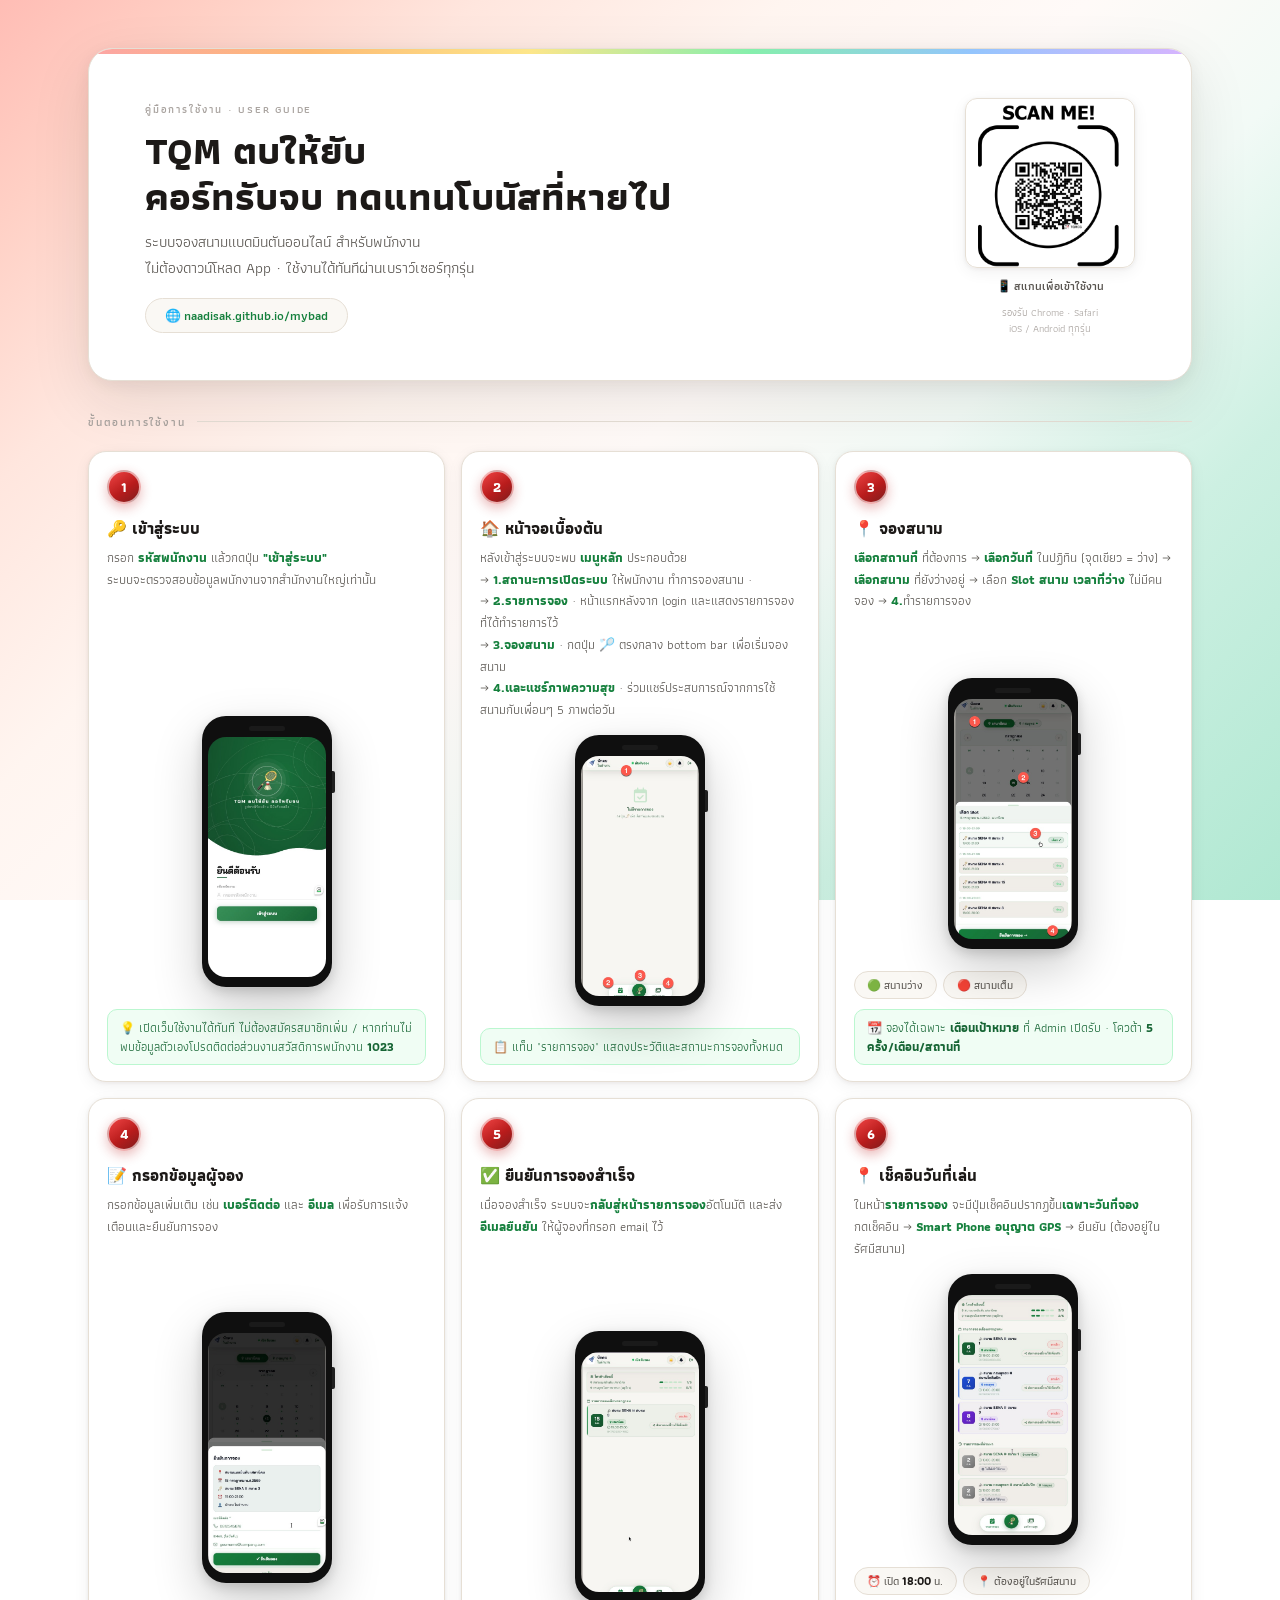
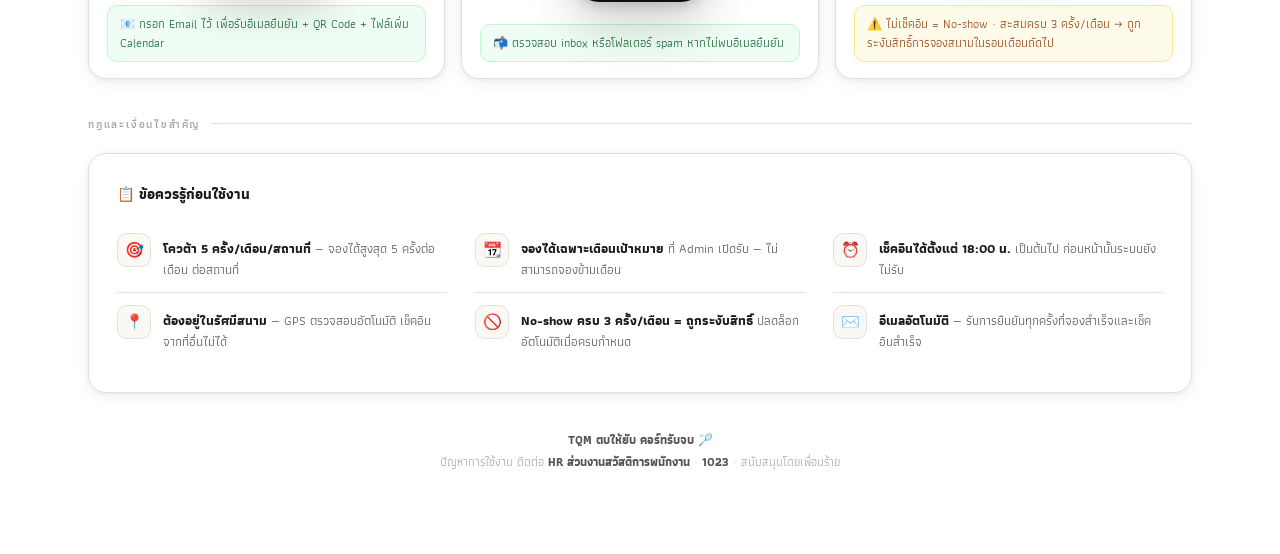
<file: user-guide.html>
<!DOCTYPE html>
<html lang="th">
<head>
<meta charset="UTF-8">
<meta name="viewport" content="width=device-width,initial-scale=1">
<title>คู่มือการใช้งาน — TQM ตบให้ยับ คอร์ทรับจบ</title>
<link rel="preconnect" href="https://fonts.googleapis.com">
<link rel="preconnect" href="https://fonts.gstatic.com" crossorigin>
<link href="https://fonts.googleapis.com/css2?family=Athiti:wght@300;400;500;600;700&display=swap" rel="stylesheet">
<style>
/* ─── Reset ───────────────────────────── */
*, *::before, *::after { box-sizing: border-box; margin: 0; padding: 0; }

/* ─── Tokens ──────────────────────────── */
:root {
  --white:  #ffffff;
  --cream:  #faf8f4;
  --border: #e6dfd5;
  --text:   #1c1917;
  --sub:    #57534e;
  --muted:  #a8a29e;
  --accent: #15803d;
  --red1:   #ef4444;
  --red2:   #b91c1c;
  --red3:   #7f1d1d;
  --sh-sm:  0 1px 4px rgba(28,25,23,.06), 0 4px 16px rgba(28,25,23,.06);
  --sh-md:  0 2px 8px rgba(28,25,23,.05), 0 8px 32px rgba(28,25,23,.08);
  --sh-lg:  0 4px 16px rgba(28,25,23,.06), 0 20px 60px rgba(28,25,23,.10);
  --r-sm:   12px;
  --r-md:   18px;
  --r-lg:   24px;
}

/* ─── Body ────────────────────────────── */
body {
  font-family: 'Athiti', sans-serif;
  min-height: 100vh;
  color: var(--text);
  -webkit-font-smoothing: antialiased;
  background:
    linear-gradient(135deg,
      #ffbdb5 0%, #ffd0c5 10%, #ffe6de 22%,
      #fff5f0 36%, #fffaf8 50%, #f2faf6 63%,
      #cdf0e2 78%, #b0e8d2 100%
    );
  background-attachment: fixed;
}

/* ─── Page Wrapper ────────────────────── */
.page {
  max-width: 1200px;
  margin: 0 auto;
  padding: clamp(20px, 4vw, 48px) clamp(16px, 4vw, 48px) 80px;
}

/* ─── Section Label ───────────────────── */
.sec-label {
  font-size: .68rem; font-weight: 600;
  color: var(--muted); letter-spacing: 1.8px; text-transform: uppercase;
  display: flex; align-items: center; gap: 12px;
  margin-bottom: 20px;
}
.sec-label::after { content: ''; flex: 1; height: 1px; background: var(--border); }

/* ════════════════════════════════════════
   HEADER — QR on the right
════════════════════════════════════════ */
.hdr {
  background: var(--white);
  border: 1px solid var(--border);
  border-radius: var(--r-lg);
  box-shadow: var(--sh-lg);
  margin-bottom: 32px;
  overflow: hidden;
  position: relative;
}
.hdr::before {
  content: '';
  display: block; height: 5px;
  background: linear-gradient(90deg,#fca5a5,#fdba74,#fde68a,#86efac,#93c5fd,#d8b4fe);
}

/* Inner: text left | QR right */
.hdr-inner {
  display: flex;
  flex-direction: column;
  align-items: center;
  text-align: center;
  gap: 24px;
  padding: clamp(24px, 4vw, 44px) clamp(20px, 5vw, 56px) clamp(24px, 4vw, 44px);
}
@media (min-width: 640px) {
  .hdr-inner {
    flex-direction: row;
    align-items: center;
    text-align: left;
    gap: 40px;
  }
}

/* Left: text block */
.hdr-text { flex: 1; }
.hdr-eyebrow {
  display: block;
  font-size: .65rem; font-weight: 600;
  letter-spacing: 1.8px; text-transform: uppercase;
  color: var(--muted); margin-bottom: 10px;
}
.hdr-title {
  font-size: clamp(1.5rem, 4vw, 2.4rem);
  font-weight: 700; color: var(--text);
  line-height: 1.2; margin-bottom: 10px;
}
.hdr-sub {
  font-size: clamp(.8rem, 2vw, .95rem);
  color: var(--sub); line-height: 1.7;
  margin-bottom: 16px;
}
.hdr-url {
  display: inline-flex; align-items: center; gap: 6px;
  background: var(--cream); border: 1px solid var(--border);
  border-radius: 30px; padding: .4rem 1.2rem;
  font-size: .8rem; font-weight: 600; color: var(--accent);
  text-decoration: none;
}

/* Right: QR block */
.hdr-qr {
  display: flex;
  flex-direction: column;
  align-items: center;
  gap: 10px;
  flex-shrink: 0;
}
.hdr-qr img {
  width: clamp(120px, 18vw, 170px);
  height: clamp(120px, 18vw, 170px);
  border-radius: var(--r-sm);
  border: 1px solid var(--border);
  object-fit: cover;
  display: block;
  box-shadow: var(--sh-sm);
}
.hdr-qr-label {
  font-size: .72rem; font-weight: 600;
  color: var(--sub); text-align: center; line-height: 1.5;
}
.hdr-qr-note {
  font-size: .64rem; color: var(--muted);
  text-align: center; line-height: 1.5;
}

/* ════════════════════════════════════════
   STEPS GRID
════════════════════════════════════════ */
.steps-grid {
  display: grid;
  gap: 16px;
  grid-template-columns: 1fr;
  margin-bottom: 36px;
}
@media (min-width: 600px) {
  .steps-grid { grid-template-columns: repeat(2, 1fr); }
}
@media (min-width: 960px) {
  .steps-grid { grid-template-columns: repeat(3, 1fr); }
}

/* ─── Step Card ───────────────────────── */
.step-card {
  background: var(--white);
  border: 1px solid var(--border);
  border-radius: var(--r-md);
  padding: 18px 18px 16px;
  box-shadow: var(--sh-sm);
  display: flex; flex-direction: column;
  position: relative;
  transition: box-shadow .2s, transform .2s;
}
.step-card:hover { box-shadow: var(--sh-md); transform: translateY(-2px); }

.step-badge {
  display: inline-flex; align-items: center; justify-content: center;
  width: 34px; height: 34px; border-radius: 50%;
  background: linear-gradient(145deg, var(--red1) 0%, var(--red2) 55%, var(--red3) 100%);
  color: #fff; font-weight: 700; font-size: .88rem;
  box-shadow: 0 4px 12px rgba(185,28,28,.3);
  border: 2.5px solid rgba(255,255,255,.6);
  flex-shrink: 0; margin-bottom: 12px;
}
.step-title {
  font-size: 1rem; font-weight: 700; color: var(--text);
  display: flex; align-items: center; gap: 7px; margin-bottom: 6px;
}
.step-body {
  font-size: .8rem; color: var(--sub); line-height: 1.7; flex: 1;
}
.step-body strong { color: var(--accent); font-weight: 700; }

/* ─── Phone Mockup ────────────────────── */
.phone-wrap {
  display: flex; justify-content: center;
  margin: 14px 0 12px;
}
.phone {
  width: clamp(130px, 30%, 155px);
  background: #0f0f0f;
  border-radius: 24px;
  padding: 7px 6px 10px;
  box-shadow:
    0 0 0 1px rgba(255,255,255,.05),
    0 20px 50px rgba(0,0,0,.2),
    0 4px 12px rgba(0,0,0,.15);
  position: relative;
}
.phone::before {
  content: '';
  position: absolute; top: 10px; left: 50%; transform: translateX(-50%);
  width: 36px; height: 5px;
  background: #1a1a1a; border-radius: 3px; z-index: 1;
}
.phone::after {
  content: '';
  position: absolute; top: 55px; right: -3px;
  width: 3px; height: 22px;
  background: #1f1f1f; border-radius: 0 2px 2px 0;
}
.phone-screen {
  border-radius: 18px;
  height: 240px;
  margin-top: 14px;
  overflow: hidden;
  position: relative;
}
.phone-screen img {
  width: 100%; height: 100%;
  object-fit: cover; object-position: top;
  display: block;
}

/* ─── Tips / Warnings ─────────────────── */
.tip {
  background: #f0fdf4; border: 1px solid #bbf7d0;
  border-radius: 10px; padding: 8px 12px; margin-top: 10px;
  font-size: .76rem; color: #166534; line-height: 1.6;
}
.warn {
  background: #fffbeb; border: 1px solid #fde68a;
  border-radius: 10px; padding: 8px 12px; margin-top: 10px;
  font-size: .76rem; color: #92400e; line-height: 1.6;
}
.chips {
  display: flex; flex-wrap: wrap; gap: 6px; margin-top: 10px;
}
.chip {
  background: var(--cream); border: 1px solid var(--border);
  border-radius: 30px; padding: .25rem .8rem;
  font-size: .7rem; color: var(--sub); font-weight: 500;
}
.chip strong { color: var(--text); font-weight: 700; }

/* ════════════════════════════════════════
   RULES
════════════════════════════════════════ */
.rules-card {
  background: var(--white); border: 1px solid var(--border);
  border-radius: var(--r-md); padding: clamp(16px, 3vw, 28px);
  box-shadow: var(--sh-sm);
}
.rules-title {
  font-size: .9rem; font-weight: 700; color: var(--text);
  margin-bottom: 16px; display: flex; align-items: center; gap: 8px;
}
.rules-grid {
  display: grid; grid-template-columns: 1fr;
}
@media (min-width: 640px)  { .rules-grid { grid-template-columns: repeat(2, 1fr); gap: 0 24px; } }
@media (min-width: 1024px) { .rules-grid { grid-template-columns: repeat(3, 1fr); gap: 0 28px; } }

.rule {
  display: flex; align-items: flex-start; gap: 12px;
  padding: 12px 0; border-bottom: 1px solid var(--border);
}
.rule:last-child { border-bottom: none; }
@media (min-width: 640px)  { .rules-grid .rule:nth-last-child(-n+2) { border-bottom: none; } }
@media (min-width: 1024px) { .rules-grid .rule:nth-last-child(-n+3) { border-bottom: none; } }

.rule-ico {
  width: 34px; height: 34px; border-radius: 10px;
  background: var(--cream); border: 1px solid var(--border);
  display: flex; align-items: center; justify-content: center;
  font-size: .95rem; flex-shrink: 0;
}
.rule-text { font-size: .8rem; color: var(--sub); line-height: 1.65; padding-top: 5px; }
.rule-text strong { color: var(--text); font-weight: 700; }

/* ─── Footer ──────────────────────────── */
.footer {
  text-align: center; margin-top: 36px;
  font-size: .74rem; color: var(--muted); line-height: 1.9;
}
.footer strong { color: var(--sub); }
</style>
</head>
<body>
<div class="page">

  <!-- ═══════ HEADER ═══════ -->
  <div class="hdr">
    <div class="hdr-inner">

      <!-- Text -->
      <div class="hdr-text">
        <span class="hdr-eyebrow">คู่มือการใช้งาน · User Guide</span>
        <div class="hdr-title">TQM ตบให้ยับ<br>คอร์ทรับจบ <strong>ทดแทนโบนัสที่หายไป</strong></div>
        <div class="hdr-sub">
          ระบบจองสนามแบดมินตันออนไลน์ สำหรับพนักงาน<br>
          ไม่ต้องดาวน์โหลด App · ใช้งานได้ทันทีผ่านเบราว์เซอร์ทุกรุ่น
        </div>
        <a class="hdr-url" href="https://naadisak.github.io/mybad" target="_blank">
          🌐&thinsp;naadisak.github.io/mybad
        </a>
      </div>

      <!-- QR Code -->
      <div class="hdr-qr">
        <img src="qrcode.png" alt="QR Code เข้าใช้งาน">
        <div class="hdr-qr-label">📱 สแกนเพื่อเข้าใช้งาน</div>
        <div class="hdr-qr-note">รองรับ Chrome · Safari<br>iOS / Android ทุกรุ่น</div>
      </div>

    </div>
  </div>

  <!-- ═══════ STEPS ═══════ -->
  <div class="sec-label">ขั้นตอนการใช้งาน</div>

  <div class="steps-grid">

    <!-- Step 1 -->
    <div class="step-card">
      <div class="step-badge">1</div>
      <div class="step-title">🔑 เข้าสู่ระบบ</div>
      <div class="step-body">
        กรอก <strong>รหัสพนักงาน</strong> แล้วกดปุ่ม <strong>"เข้าสู่ระบบ"</strong><br>
        ระบบจะตรวจสอบข้อมูลพนักงานจากสำนักงานใหญ่เท่านั้น 
      </div>
      <div class="phone-wrap">
        <div class="phone">
          <div class="phone-screen"><img src="st01.jpg" alt="หน้า Login"></div>
        </div>
      </div>
      <div class="tip">💡 เปิดเว็บใช้งานได้ทันที ไม่ต้องสมัครสมาชิกเพิ่ม / หากท่านไม่พบข้อมูลตัวเองโปรดติดต่อส่วนงานสวัสดิการพนักงาน <strong>1023</strong></div>
    </div>

    <!-- Step 2 -->
    <div class="step-card">
      <div class="step-badge">2</div>
      <div class="step-title">🏠 หน้าจอเบื้องต้น</div>
      <div class="step-body">
        หลังเข้าสู่ระบบจะพบ <strong>เมนูหลัก</strong> ประกอบด้วย <br>
        → <strong>1.สถานะการเปิดระบบ </strong>ให้พนักงาน ทำการจองสนาม · <br>
        → <strong>2.รายการจอง </strong>· หน้าแรกหลังจาก login และแสดงรายการจองที่ได้ทำรายการไว้<br>
        → <strong>3.จองสนาม</strong> · กดปุ่ม 🏸 ตรงกลาง bottom bar เพื่อเริ่มจองสนาม <br>
        → <strong>4.และแชร์ภาพความสุข</strong> · ร่วมแชร์ประสบการณ์จากการใช้สนามกับเพื่อนๆ 5 ภาพต่อวัน<br>
        
      </div>
      <div class="phone-wrap">
        <div class="phone">
          <div class="phone-screen"><img src="st02.jpg" alt="หน้าจอหลัก"></div>
        </div>
      </div>
      <div class="tip">📋 แท็บ "รายการจอง" แสดงประวัติและสถานะการจองทั้งหมด</div>
    </div>

    <!-- Step 3 -->
    <div class="step-card">
      <div class="step-badge">3</div>
      <div class="step-title">📍 จองสนาม</div>
      <div class="step-body">
        <strong>เลือกสถานที่</strong> ที่ต้องการ → <strong>เลือกวันที่</strong> ในปฏิทิน (จุดเขียว = ว่าง) → <strong>เลือกสนาม</strong> ที่ยังว่างอยู่ → เลือก <strong>Slot สนาม เวลาที่ว่าง </strong>ไม่มีคนจอง  → <strong>4.</strong>ทำรายการจอง
      </div>
      <div class="phone-wrap">
        <div class="phone">
          <div class="phone-screen"><img src="st03.jpg" alt="เลือกสถานที่ วัน สนาม"></div>
        </div>
      </div>
      <div class="chips">
        <div class="chip">🟢 สนามว่าง</div>
        <div class="chip">🔴 สนามเต็ม</div>
      </div>
      <div class="tip">📆 จองได้เฉพาะ <strong>เดือนเป้าหมาย</strong> ที่ Admin เปิดรับ · โควต้า <strong>5 ครั้ง/เดือน/สถานที่</strong></div>
    </div>

    <!-- Step 4 -->
    <div class="step-card">
      <div class="step-badge">4</div>
      <div class="step-title">📝 กรอกข้อมูลผู้จอง</div>
      <div class="step-body">
        กรอกข้อมูลเพิ่มเติม เช่น <strong>เบอร์ติดต่อ</strong> และ <strong>อีเมล</strong> เพื่อรับการแจ้งเตือนและยืนยันการจอง
      </div>
      <div class="phone-wrap">
        <div class="phone">
          <div class="phone-screen"><img src="st04.jpg" alt="กรอกข้อมูล"></div>
        </div>
      </div>
      <div class="tip">📧 กรอก Email ไว้ เพื่อรับอีเมลยืนยัน + QR Code + ไฟล์เพิ่ม Calendar</div>
    </div>

    <!-- Step 5 -->
    <div class="step-card">
      <div class="step-badge">5</div>
      <div class="step-title">✅ ยืนยันการจองสำเร็จ</div>
      <div class="step-body">
        เมื่อจองสำเร็จ ระบบจะ<strong>กลับสู่หน้ารายการจอง</strong>อัตโนมัติ และส่ง<strong>อีเมลยืนยัน</strong> ให้ผู้จองที่กรอก email ไว้
      </div>
      <div class="phone-wrap">
        <div class="phone">
          <div class="phone-screen"><img src="st05.jpg" alt="รายการจอง"></div>
        </div>
      </div>
      <div class="tip">📬 ตรวจสอบ inbox หรือโฟลเดอร์ spam หากไม่พบอีเมลยืนยัน</div>
    </div>

    <!-- Step 6 -->
    <div class="step-card">
      <div class="step-badge">6</div>
      <div class="step-title">📍 เช็คอินวันที่เล่น</div>
      <div class="step-body">
        ในหน้า<strong>รายการจอง</strong> จะมีปุ่มเช็คอินปรากฏขึ้น<strong>เฉพาะวันที่จอง</strong><br>
        กดเช็คอิน → <strong>Smart Phone อนุญาต GPS</strong> → ยืนยัน (ต้องอยู่ในรัศมีสนาม)
      </div>
      <div class="phone-wrap">
        <div class="phone">
          <div class="phone-screen"><img src="st06.jpg" alt="เช็คอิน"></div>
        </div>
      </div>
      <div class="chips">
        <div class="chip">⏰ เปิด <strong>18:00</strong> น.</div>
        <div class="chip">📍 ต้องอยู่ในรัศมีสนาม</div>
      </div>
      <div class="warn">⚠️ ไม่เช็คอิน = No-show · สะสมครบ 3 ครั้ง/เดือน → ถูกระงับสิทธิ์การจองสนามในรอบเดือนถัดไป</div>
    </div>

  </div><!-- /steps-grid -->

  <!-- ═══════ RULES ═══════ -->
  <div class="sec-label">กฎและเงื่อนไขสำคัญ</div>
  <div class="rules-card">
    <div class="rules-title">📋 ข้อควรรู้ก่อนใช้งาน</div>
    <div class="rules-grid">
      <div class="rule">
        <div class="rule-ico">🎯</div>
        <div class="rule-text"><strong>โควต้า 5 ครั้ง/เดือน/สถานที่</strong> — จองได้สูงสุด 5 ครั้งต่อเดือน ต่อสถานที่</div>
      </div>
      <div class="rule">
        <div class="rule-ico">📆</div>
        <div class="rule-text"><strong>จองได้เฉพาะเดือนเป้าหมาย</strong> ที่ Admin เปิดรับ — ไม่สามารถจองข้ามเดือน</div>
      </div>
      <div class="rule">
        <div class="rule-ico">⏰</div>
        <div class="rule-text"><strong>เช็คอินได้ตั้งแต่ 18:00 น.</strong> เป็นต้นไป ก่อนหน้านั้นระบบยังไม่รับ</div>
      </div>
      <div class="rule">
        <div class="rule-ico">📍</div>
        <div class="rule-text"><strong>ต้องอยู่ในรัศมีสนาม</strong> — GPS ตรวจสอบอัตโนมัติ เช็คอินจากที่อื่นไม่ได้</div>
      </div>
      <div class="rule">
        <div class="rule-ico">🚫</div>
        <div class="rule-text"><strong>No-show ครบ 3 ครั้ง/เดือน = ถูกระงับสิทธิ์</strong> ปลดล็อกอัตโนมัติเมื่อครบกำหนด</div>
      </div>
      <div class="rule">
        <div class="rule-ico">✉️</div>
        <div class="rule-text"><strong>อีเมลอัตโนมัติ</strong> — รับการยืนยันทุกครั้งที่จองสำเร็จและเช็คอินสำเร็จ</div>
      </div>
    </div>
  </div>

  <!-- ═══════ FOOTER ═══════ -->
  <div class="footer">
    <strong>TQM ตบให้ยับ คอร์ทรับจบ 🏸</strong><br>
    ปัญหาการใช้งาน ติดต่อ <strong>HR ส่วนงานสวัสดิการพนักงาน</strong>  · <strong>1023</strong> · สนับสนุนโดยเพื่อนร้าย
  </div>

</div><!-- /page -->
</body>
</html>
</file>
